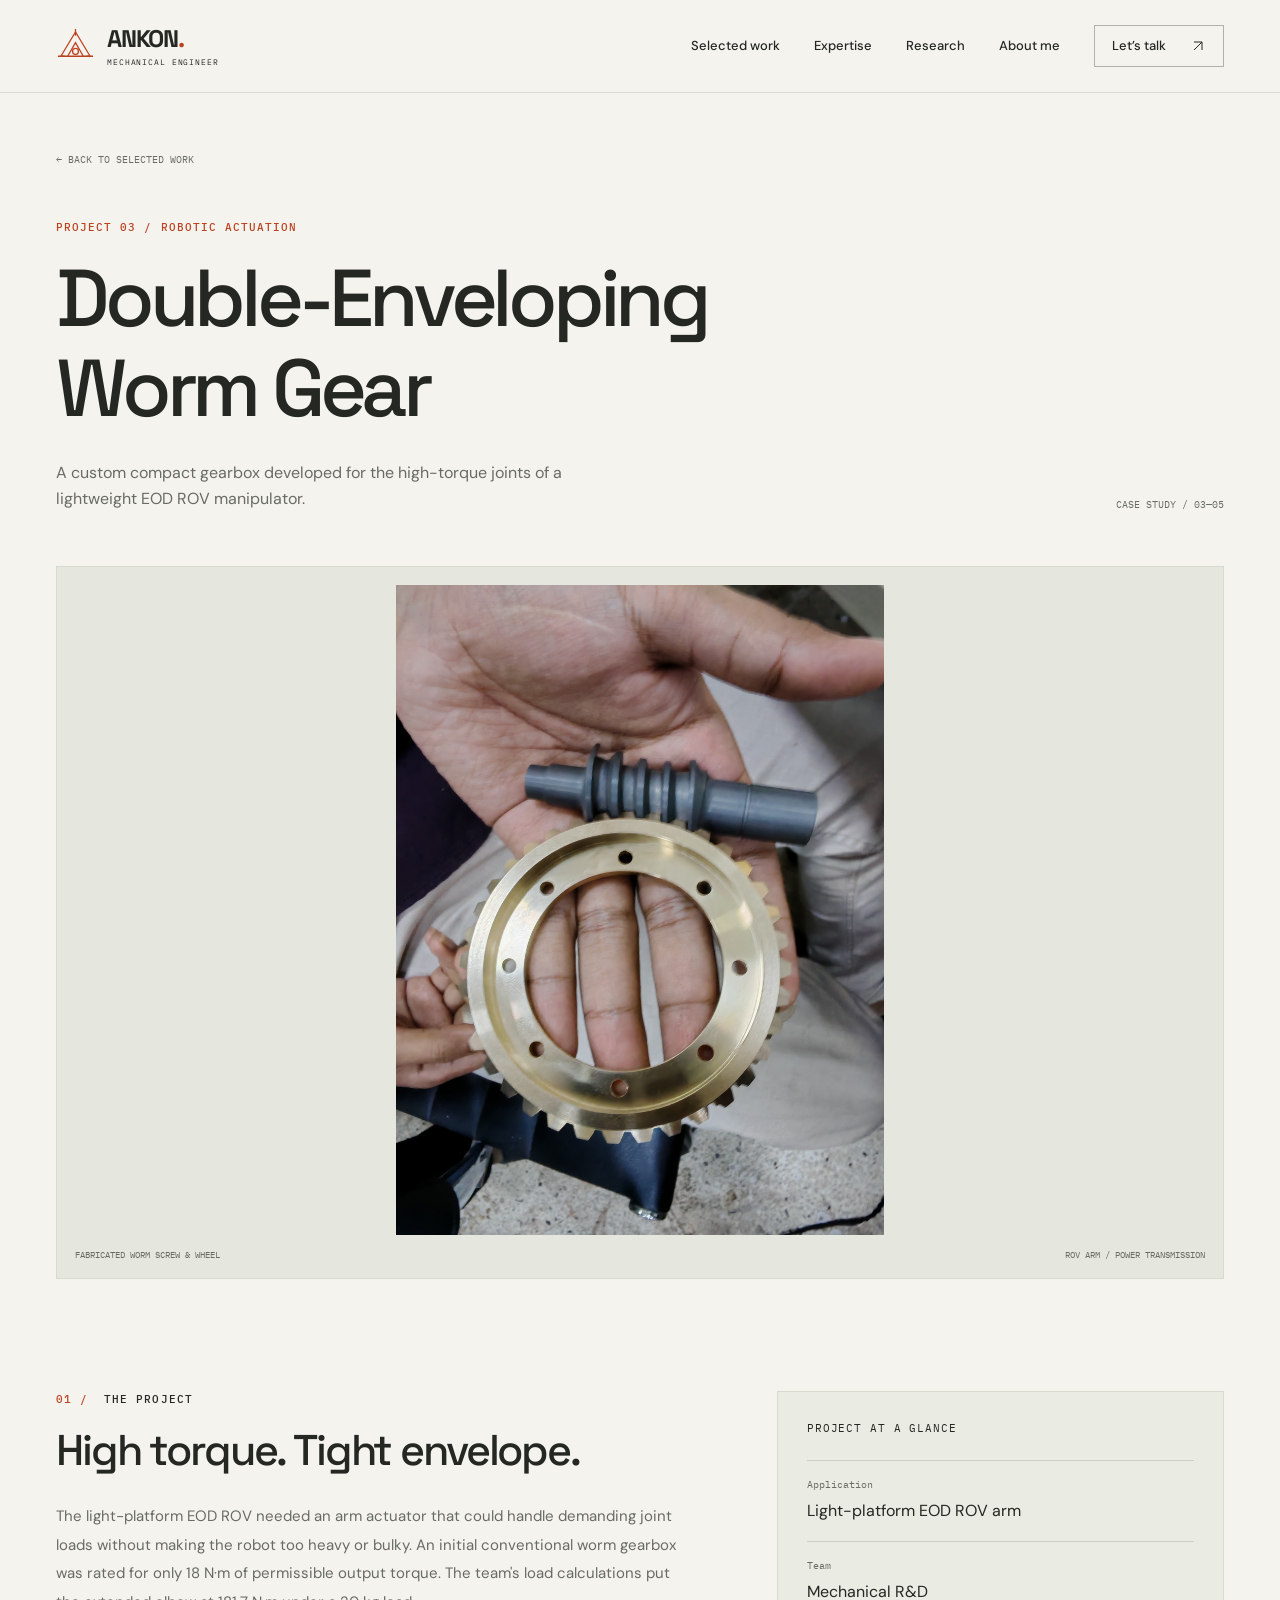
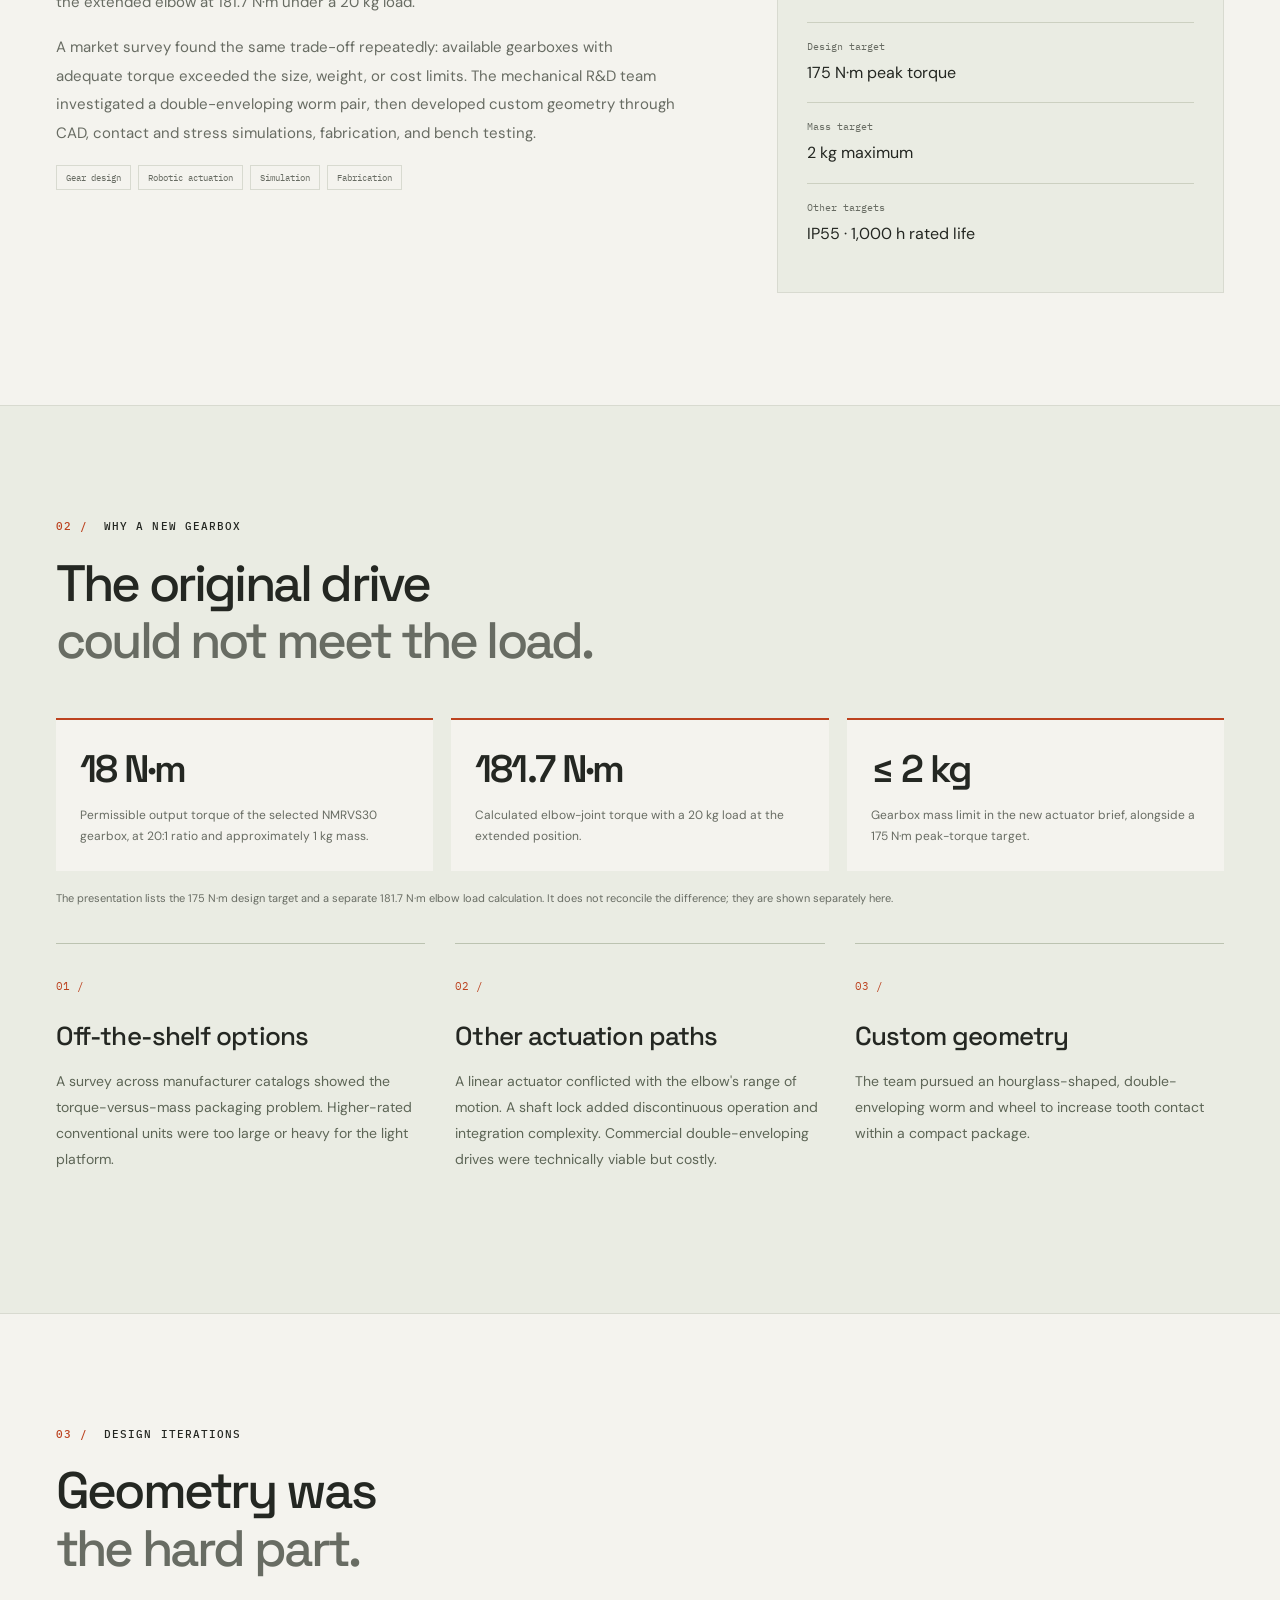
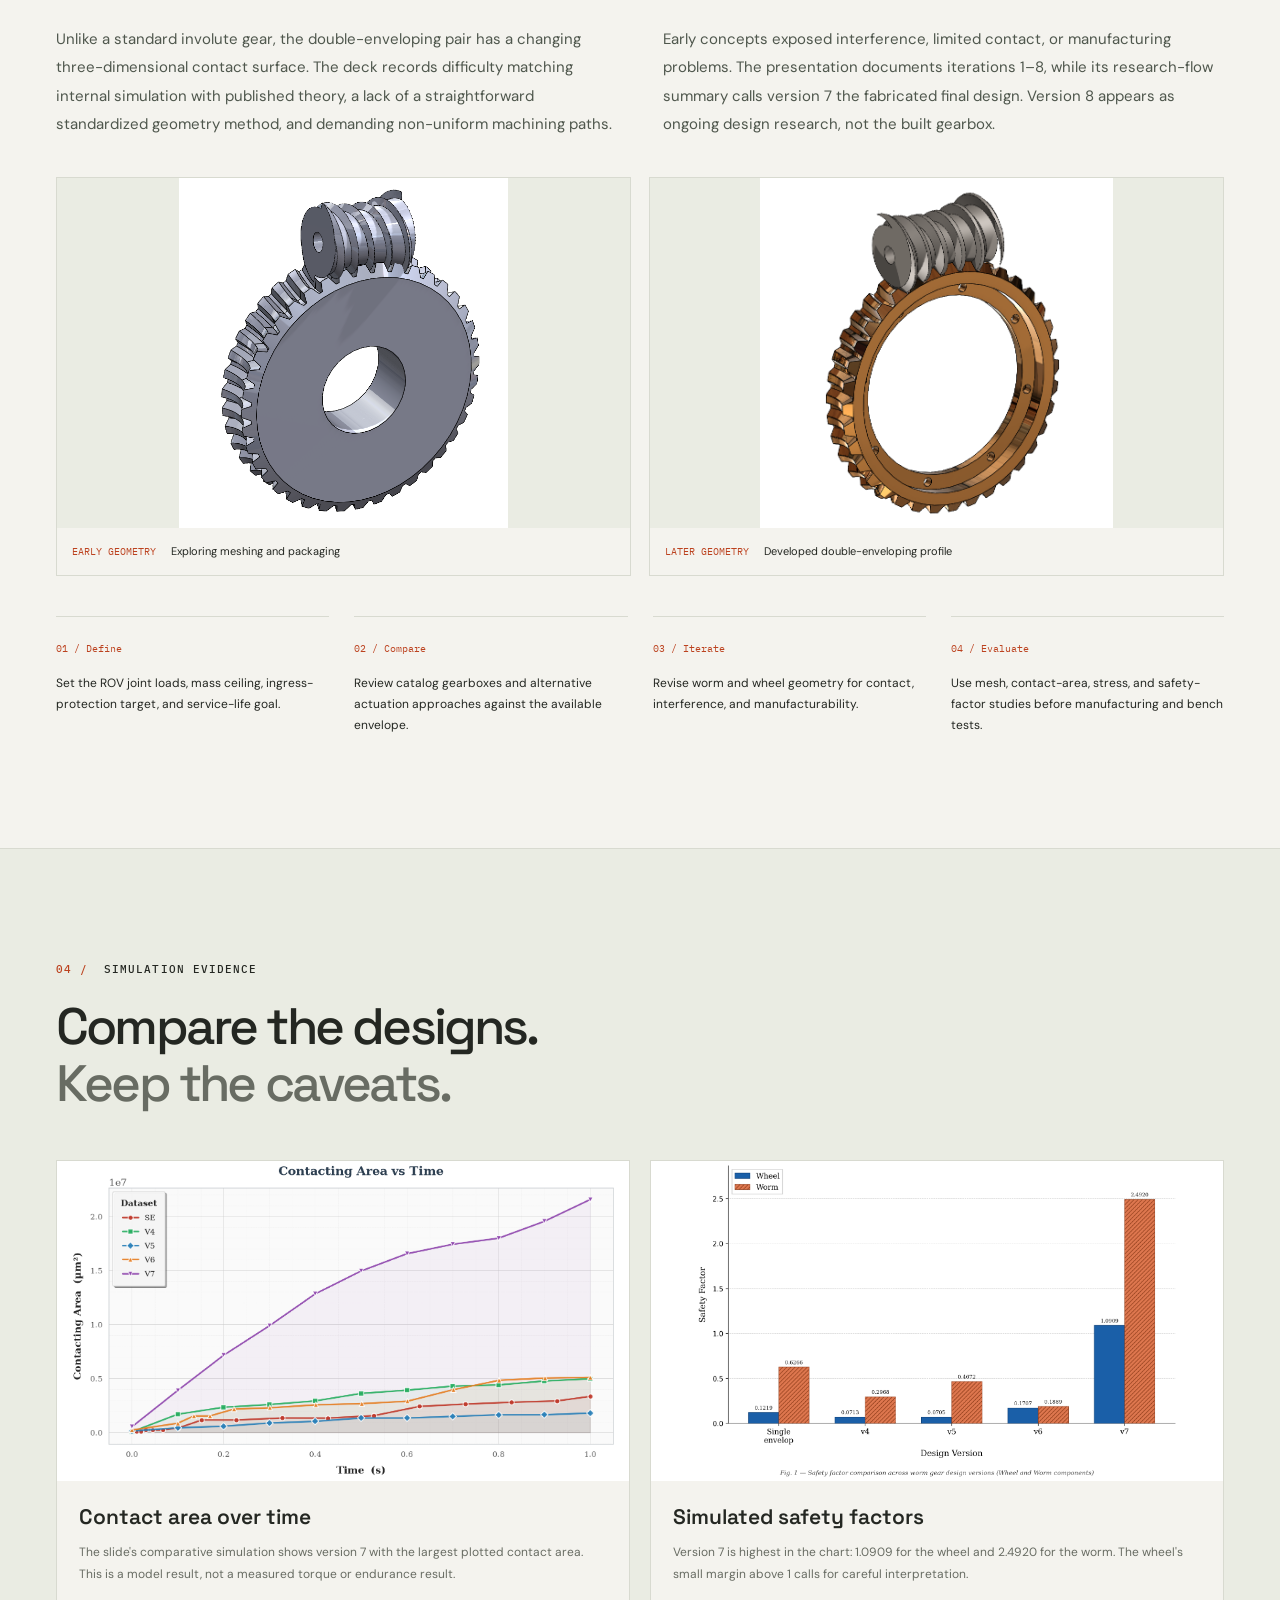
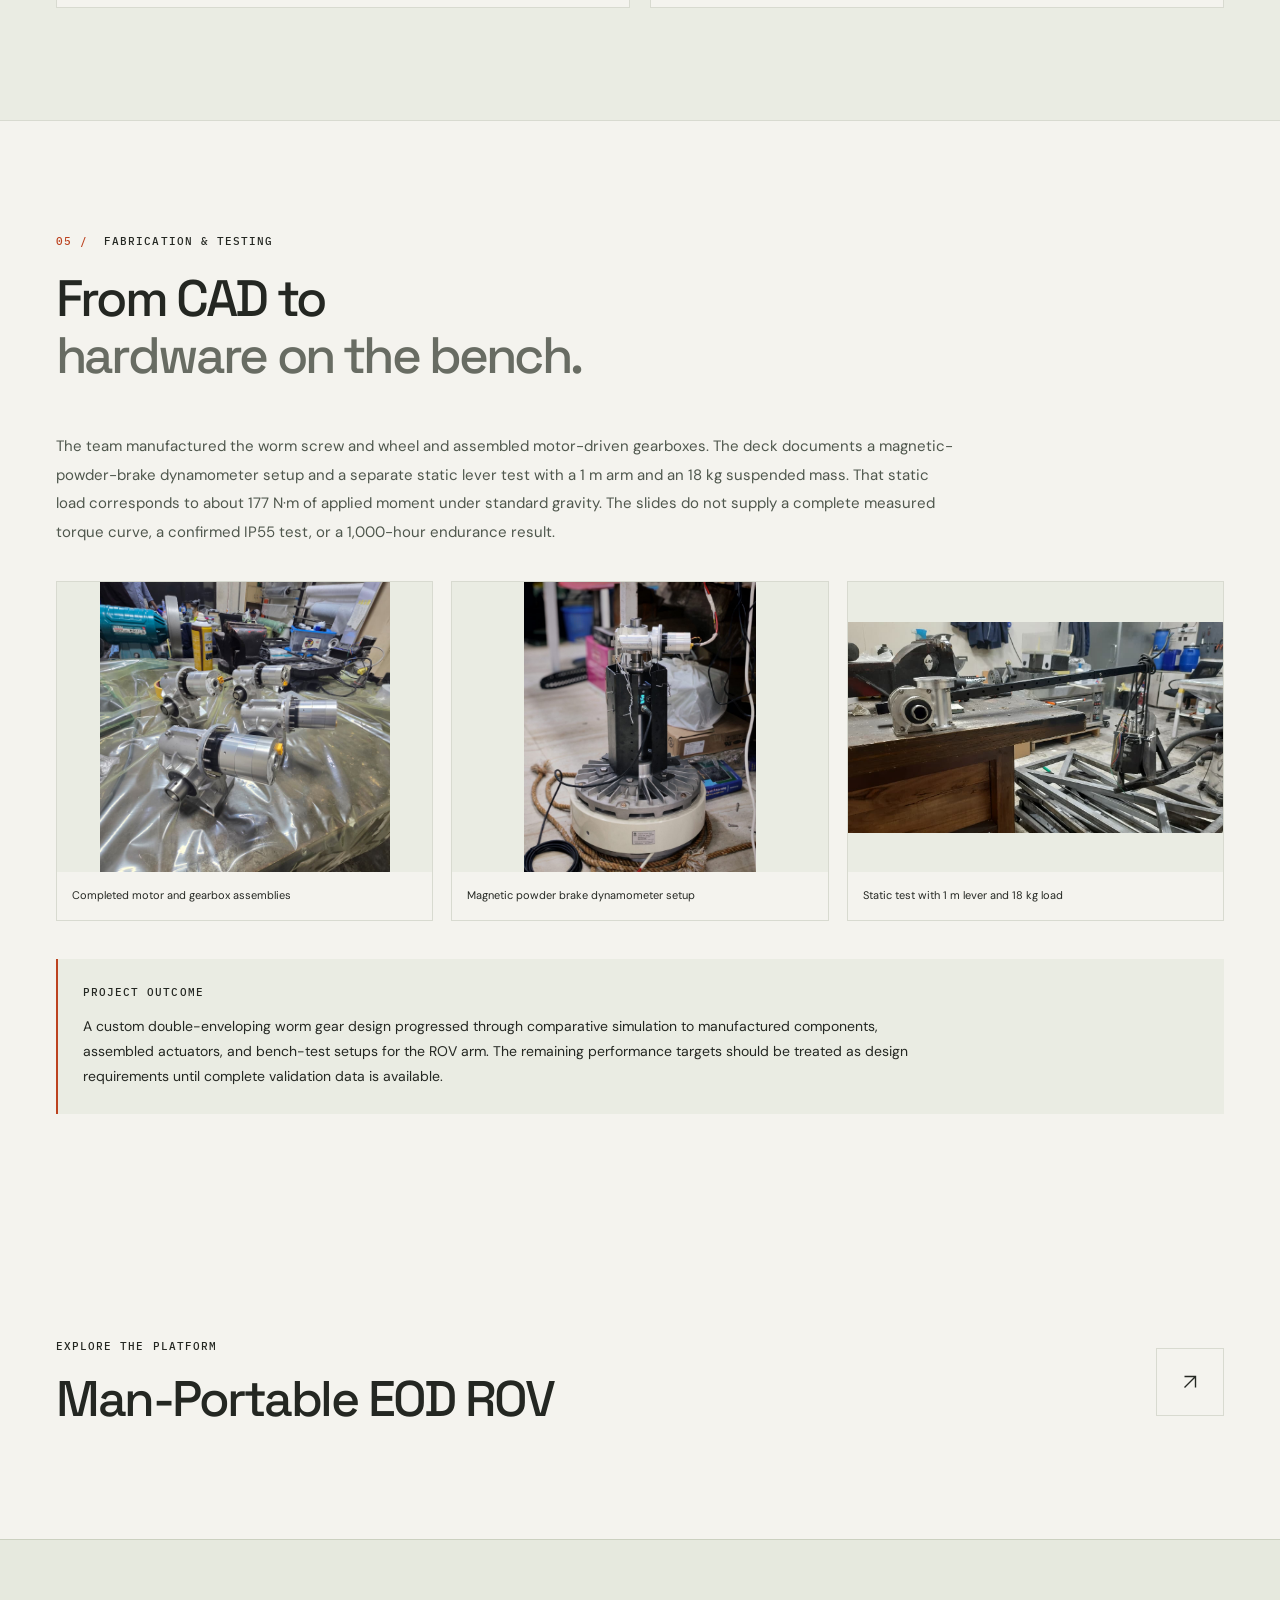
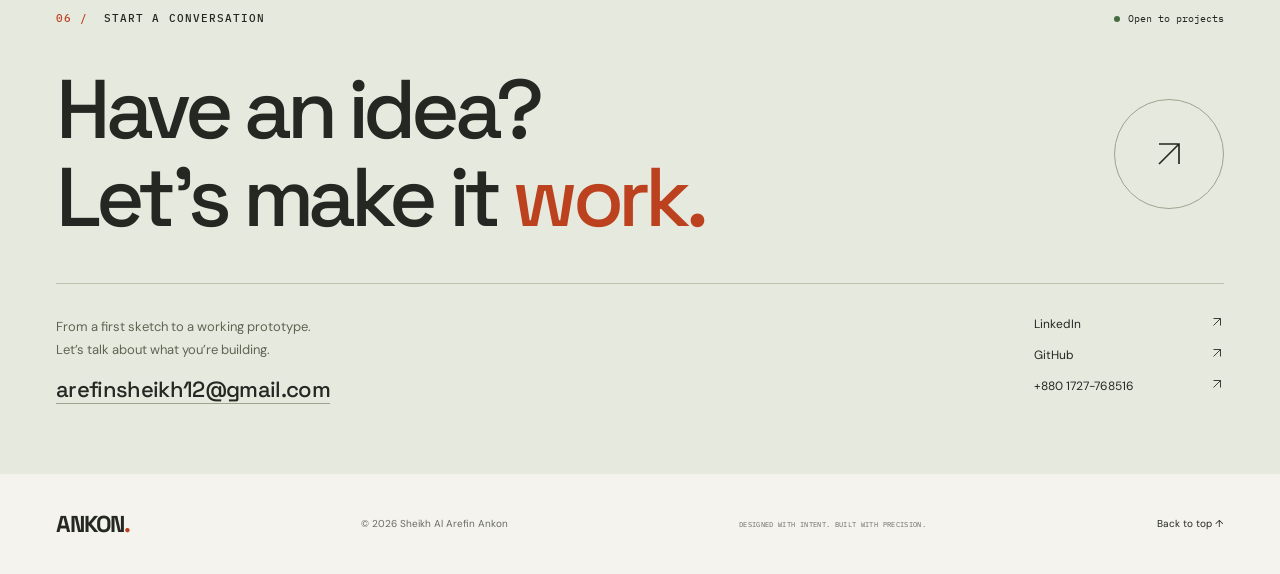
<file: projects/double-enveloping-worm-gear.html>
<!DOCTYPE html>
<html lang="en">
<head>
<meta charset="UTF-8">
<meta name="viewport" content="width=device-width, initial-scale=1">
<meta name="theme-color" content="#f4f3ee">
<link rel="preconnect" href="https://fonts.googleapis.com">
<link rel="preconnect" href="https://fonts.gstatic.com" crossorigin>
<link href="https://fonts.googleapis.com/css2?family=DM+Sans:wght@400;450;500;550;600;650;700&family=IBM+Plex+Mono:wght@400;500&family=Space+Grotesk:wght@400;500;600;700&display=swap" rel="stylesheet">
<title>Double-Enveloping Worm Gear — Ankon | Mechanical Engineering</title>
<meta name="description" content="A compact high-torque worm gearbox developed for a lightweight EOD ROV arm, from failed off-the-shelf drive to custom geometry, simulation, fabrication, and testing.">
<meta property="og:type" content="article">
<meta property="og:title" content="Double-Enveloping Worm Gear — Ankon">
<meta property="og:description" content="A custom high-torque actuator for the lightweight EOD ROV arm.">
<meta property="og:image" content="https://arefinsheikh123.github.io/My-Portfolio/images/gearbox/worm-and-wheel.jpeg">
<link rel="icon" href="../images/favicon.svg" type="image/svg+xml">
<link rel="stylesheet" href="../css/styles.css?v=7">
<script src="../js/script.js?v=2" defer></script>
</head>
<body id="top">
<a class="skip-link" href="#main">Skip to content</a>
<header class="site-header" id="navbar"><nav class="shell nav" aria-label="Main navigation">
  <a class="brand" href="../index.html#top" aria-label="Ankon — home"><svg viewBox="0 0 40 40" fill="none" aria-hidden="true"><path d="M5 30 20 5l15 25H5Z"/><path d="M12 30 20 16l8 14M20 2v7M2 30h7M31 30h7"/><circle cx="20" cy="25" r="3"/></svg><span>ANKON<span class="brand-dot">.</span><small>MECHANICAL ENGINEER</small></span></a>
  <div class="nav-links" id="navigation"><a class="nav-link" href="../index.html#projects">Selected work</a><a class="nav-link" href="../index.html#services">Expertise</a><a class="nav-link" href="../index.html#research">Research</a><a class="nav-link" href="../index.html#about">About me</a><a class="nav-contact" href="../index.html#contact">Let’s talk <svg viewBox="0 0 24 24" fill="none" aria-hidden="true"><path d="M6 18 18 6M6 6h12v12"/></svg></a></div>
  <button class="menu-toggle" type="button" aria-label="Open navigation" aria-expanded="false" aria-controls="navigation"><span></span><span></span></button>
</nav></header>
<main id="main">
  <section class="shell case-hero"><a class="breadcrumb" href="../index.html#projects">← BACK TO SELECTED WORK</a><p class="eyebrow">PROJECT 03 / ROBOTIC ACTUATION</p><h1>Double-Enveloping<br>Worm Gear</h1><div class="case-intro"><p>A custom compact gearbox developed for the high-torque joints of a lightweight EOD ROV manipulator.</p><span class="case-index">CASE STUDY / 03—05</span></div></section>
  <figure class="shell case-image"><img src="../images/gearbox/worm-and-wheel.jpeg" alt="Manufactured worm screw and bronze wheel held together after fabrication" width="1920" height="2560" fetchpriority="high"><figcaption><span>FABRICATED WORM SCREW &amp; WHEEL</span><span>ROV ARM / POWER TRANSMISSION</span></figcaption></figure>
  <section class="section shell case-overview"><div class="case-body reveal"><p class="eyebrow"><span class="section-no">01 /</span> THE PROJECT</p><h2>High torque. Tight envelope.</h2><p>The light-platform EOD ROV needed an arm actuator that could handle demanding joint loads without making the robot too heavy or bulky. An initial conventional worm gearbox was rated for only 18 N·m of permissible output torque. The team's load calculations put the extended elbow at 181.7 N·m under a 20 kg load.</p><p>A market survey found the same trade-off repeatedly: available gearboxes with adequate torque exceeded the size, weight, or cost limits. The mechanical R&amp;D team investigated a double-enveloping worm pair, then developed custom geometry through CAD, contact and stress simulations, fabrication, and bench testing.</p><div class="tags"><span>Gear design</span><span>Robotic actuation</span><span>Simulation</span><span>Fabrication</span></div></div><aside class="spec-panel reveal" aria-label="Project brief"><h3>PROJECT AT A GLANCE</h3><dl><div><dt>Application</dt><dd>Light-platform EOD ROV arm</dd></div><div><dt>Team</dt><dd>Mechanical R&amp;D</dd></div><div><dt>Design target</dt><dd>175 N·m peak torque</dd></div><div><dt>Mass target</dt><dd>2 kg maximum</dd></div><div><dt>Other targets</dt><dd>IP55 · 1,000 h rated life</dd></div></dl></aside></section>
  <section class="section process-section"><div class="shell"><div class="section-heading reveal"><div><p class="eyebrow"><span class="section-no">02 /</span> WHY A NEW GEARBOX</p><h2>The original drive<br><span class="muted">could not meet the load.</span></h2></div></div><div class="gearbox-load-grid"><div><span>18 N·m</span><p>Permissible output torque of the selected NMRVS30 gearbox, at 20:1 ratio and approximately 1 kg mass.</p></div><div><span>181.7 N·m</span><p>Calculated elbow-joint torque with a 20 kg load at the extended position.</p></div><div><span>≤ 2 kg</span><p>Gearbox mass limit in the new actuator brief, alongside a 175 N·m peak-torque target.</p></div></div><p class="gearbox-note">The presentation lists the 175 N·m design target and a separate 181.7 N·m elbow load calculation. It does not reconcile the difference; they are shown separately here.</p><div class="case-highlight-grid"><article><span>01 /</span><h3>Off-the-shelf options</h3><p>A survey across manufacturer catalogs showed the torque-versus-mass packaging problem. Higher-rated conventional units were too large or heavy for the light platform.</p></article><article><span>02 /</span><h3>Other actuation paths</h3><p>A linear actuator conflicted with the elbow's range of motion. A shaft lock added discontinuous operation and integration complexity. Commercial double-enveloping drives were technically viable but costly.</p></article><article><span>03 /</span><h3>Custom geometry</h3><p>The team pursued an hourglass-shaped, double-enveloping worm and wheel to increase tooth contact within a compact package.</p></article></div></div></section>
  <section class="section shell gearbox-iterations"><div class="section-heading reveal"><div><p class="eyebrow"><span class="section-no">03 /</span> DESIGN ITERATIONS</p><h2>Geometry was<br><span class="muted">the hard part.</span></h2></div></div><div class="gearbox-text-grid"><p>Unlike a standard involute gear, the double-enveloping pair has a changing three-dimensional contact surface. The deck records difficulty matching internal simulation with published theory, a lack of a straightforward standardized geometry method, and demanding non-uniform machining paths.</p><p>Early concepts exposed interference, limited contact, or manufacturing problems. The presentation documents iterations 1–8, while its research-flow summary calls version 7 the fabricated final design. Version 8 appears as ongoing design research, not the built gearbox.</p></div><div class="gearbox-media-pair"><figure><img src="../images/gearbox/early-cad.png" alt="Early CAD iteration of worm and wheel geometry" loading="lazy"><figcaption><span>EARLY GEOMETRY</span> Exploring meshing and packaging</figcaption></figure><figure><img src="../images/gearbox/later-cad.png" alt="Later CAD iteration of double-enveloping worm and wheel" loading="lazy"><figcaption><span>LATER GEOMETRY</span> Developed double-enveloping profile</figcaption></figure></div><div class="gearbox-stage-list"><div><strong>01 / Define</strong><p>Set the ROV joint loads, mass ceiling, ingress-protection target, and service-life goal.</p></div><div><strong>02 / Compare</strong><p>Review catalog gearboxes and alternative actuation approaches against the available envelope.</p></div><div><strong>03 / Iterate</strong><p>Revise worm and wheel geometry for contact, interference, and manufacturability.</p></div><div><strong>04 / Evaluate</strong><p>Use mesh, contact-area, stress, and safety-factor studies before manufacturing and bench tests.</p></div></div></section>
  <section class="section gearbox-evidence"><div class="shell"><div class="section-heading reveal"><div><p class="eyebrow"><span class="section-no">04 /</span> SIMULATION EVIDENCE</p><h2>Compare the designs.<br><span class="muted">Keep the caveats.</span></h2></div></div><div class="gearbox-chart-grid"><figure><a href="../images/gearbox/contact-area-comparison.png" target="_blank" rel="noopener"><img src="../images/gearbox/contact-area-comparison.png" alt="Contacting area over one second for single-enveloping and versions 4 through 7, with version 7 highest in the plotted simulation" loading="lazy"></a><figcaption><strong>Contact area over time</strong><p>The slide's comparative simulation shows version 7 with the largest plotted contact area. This is a model result, not a measured torque or endurance result.</p></figcaption></figure><figure><a href="../images/gearbox/safety-factor-comparison.png" target="_blank" rel="noopener"><img src="../images/gearbox/safety-factor-comparison.png" alt="Simulated safety factors for worm and wheel across the single-enveloping baseline and versions 4 through 7" loading="lazy"></a><figcaption><strong>Simulated safety factors</strong><p>Version 7 is highest in the chart: 1.0909 for the wheel and 2.4920 for the worm. The wheel's small margin above 1 calls for careful interpretation.</p></figcaption></figure></div></div></section>
  <section class="section shell gearbox-build"><div class="section-heading reveal"><div><p class="eyebrow"><span class="section-no">05 /</span> FABRICATION &amp; TESTING</p><h2>From CAD to<br><span class="muted">hardware on the bench.</span></h2></div></div><p class="gearbox-build-lead">The team manufactured the worm screw and wheel and assembled motor-driven gearboxes. The deck documents a magnetic-powder-brake dynamometer setup and a separate static lever test with a 1 m arm and an 18 kg suspended mass. That static load corresponds to about 177 N·m of applied moment under standard gravity. The slides do not supply a complete measured torque curve, a confirmed IP55 test, or a 1,000-hour endurance result.</p><div class="gearbox-photo-grid"><figure><img src="../images/gearbox/actuator-assemblies.jpeg" alt="Several completed gearbox and motor assemblies on a workbench" loading="lazy"><figcaption>Completed motor and gearbox assemblies</figcaption></figure><figure><img src="../images/gearbox/dynamometer-test.jpeg" alt="Gearbox mounted on a magnetic powder brake dynamometer test rig" loading="lazy"><figcaption>Magnetic powder brake dynamometer setup</figcaption></figure><figure><img src="../images/gearbox/static-load-test.jpeg" alt="Gearbox with a long lever arm for the static suspended-mass test" loading="lazy"><figcaption>Static test with 1 m lever and 18 kg load</figcaption></figure></div><div class="gearbox-outcome"><span class="eyebrow">PROJECT OUTCOME</span><p>A custom double-enveloping worm gear design progressed through comparative simulation to manufactured components, assembled actuators, and bench-test setups for the ROV arm. The remaining performance targets should be treated as design requirements until complete validation data is available.</p></div></section>
  <section class="section shell next-project"><div><p class="eyebrow">EXPLORE THE PLATFORM</p><h2><a href="eod-rov.html">Man-Portable EOD ROV</a></h2></div><a href="eod-rov.html" aria-label="Explore the EOD ROV project"><svg viewBox="0 0 24 24" fill="none" aria-hidden="true"><path d="M6 18 18 6M6 6h12v12"/></svg></a></section>
  <section class="contact-section" id="contact" aria-labelledby="contact-title"><div class="shell"><div class="contact-top"><p class="eyebrow"><span class="section-no">06 /</span> START A CONVERSATION</p><span class="availability"><i></i> Open to projects</span></div><div class="contact-heading"><h2 id="contact-title">Have an idea?<br>Let’s make it <em>work.</em></h2><a class="contact-circle" href="mailto:arefinsheikh12@gmail.com" aria-label="Email Ankon"><svg viewBox="0 0 24 24" fill="none" aria-hidden="true"><path d="M6 18 18 6M6 6h12v12"/></svg></a></div><div class="contact-bottom"><div><p>From a first sketch to a working prototype.<br>Let’s talk about what you’re building.</p><a class="email-link" href="mailto:arefinsheikh12@gmail.com">arefinsheikh12@gmail.com</a></div><div class="contact-links"><a href="https://www.linkedin.com/in/sheikh-al-arefin-ankon-43807a39b" target="_blank" rel="noopener noreferrer">LinkedIn <svg viewBox="0 0 24 24" fill="none" aria-hidden="true"><path d="M6 18 18 6M6 6h12v12"/></svg></a><a href="https://github.com/ArefinSheikh123" target="_blank" rel="noopener noreferrer">GitHub <svg viewBox="0 0 24 24" fill="none" aria-hidden="true"><path d="M6 18 18 6M6 6h12v12"/></svg></a><a href="tel:+8801727768516">+880 1727-768516 <svg viewBox="0 0 24 24" fill="none" aria-hidden="true"><path d="M6 18 18 6M6 6h12v12"/></svg></a></div></div></div></section>
</main>
<footer class="site-footer"><div class="shell footer-inner"><a class="footer-name" href="../index.html#top">ANKON<span class="brand-dot">.</span></a><p>© <span id="year">2026</span> Sheikh Al Arefin Ankon</p><span class="footer-note">DESIGNED WITH INTENT. BUILT WITH PRECISION.</span><a class="back-top" href="#top">Back to top ↑</a></div></footer>
</body>
</html>
</file>
<file: css/styles.css>
/* Ankon — precision, purpose, and a little workshop character. */
:root {
  --paper: #f4f3ee;
  --white: #fffefb;
  --ink: #242722;
  --muted: #686c63;
  --line: #d8dad0;
  --accent: #bc421f;
  --orange: #df542c;
  --dark: #222722;
  --mono: "IBM Plex Mono", Consolas, monospace;
  --display: "Space Grotesk", Arial, sans-serif;
  --body: "DM Sans", Arial, sans-serif;
}
* { box-sizing: border-box; }
html { scroll-behavior: smooth; scroll-padding-top: 105px; }
body { margin: 0; background: var(--paper); color: var(--ink); font-family: var(--body); font-size: 16px; line-height: 1.6; -webkit-font-smoothing: antialiased; }
h1,h2,h3,p,figure { margin: 0; }
h1,h2,h3 { font-family: var(--display); font-weight: 500; line-height: 1.12; }
a { color: inherit; text-decoration: none; }
button { font: inherit; cursor: pointer; }
button,a { -webkit-tap-highlight-color: transparent; }
button { color: inherit; }
img { display: block; width: 100%; height: auto; }
svg { display: block; width: 22px; height: 22px; stroke: currentColor; stroke-width: 1.5; }
button:focus-visible,a:focus-visible { outline: 3px solid var(--accent); outline-offset: 6px; }
::selection { background: #e7bda4; color: var(--ink); }
[hidden] { display: none !important; }
html:not(.js) .filters { display: none; }
html:not(.js) .menu-toggle { display: none; }
.shell { width: min(1280px, calc(100% - 112px)); margin-inline: auto; }
.section { padding-block: 112px; }
.eyebrow { font-family: var(--mono); font-size: 11px; line-height: 1.6; font-weight: 500; letter-spacing: .095em; display: flex; align-items: center; gap: 12px; }
.section-no { color: var(--accent); margin-right: 4px; }
.orange-dot { width: 7px; height: 7px; background: var(--orange); display: inline-block; flex-shrink: 0; }
.muted { color: var(--muted); }
.skip-link { position: fixed; z-index: 100; background: var(--ink); color: #fff; padding: 14px 24px; left: 20px; top: -100px; }
.skip-link:focus { top: 10px; }
.site-header { position: sticky; top: 0; z-index: 50; background: rgba(244,243,238,.95); border-bottom: 1px solid var(--line); backdrop-filter: blur(16px); }
.nav { height: 92px; display: flex; align-items: center; justify-content: space-between; gap: 30px; }
.brand { display: flex; align-items: center; gap: 12px; }
.brand > svg { width: 39px; height: 39px; stroke-width: 1.3; color: var(--accent); }
.brand > span { font-family: var(--display); font-size: 24px; font-weight: 700; line-height: 1; letter-spacing: -.05em; }
.brand-dot { color: var(--accent); }
.brand small { display: block; font-family: var(--mono); letter-spacing: .11em; font-size: 8px; font-weight: 400; margin-top: 7px; }
.nav-links { display: flex; align-items: center; gap: 34px; font-size: 13px; font-weight: 500; }
.nav-link { padding-block: 10px; position: relative; }
.nav-link::after { content: ""; height: 1px; position: absolute; left: 0; right: 100%; bottom: 4px; background: var(--accent); transition: right .2s; }
.nav-link:hover::after,.nav-link.active::after { right: 0; }
.nav-contact { display: flex; align-items: center; gap: 24px; border: 1px solid #afb2a6; padding: 10px 17px; transition: background .2s, color .2s; }
.nav-contact:hover { background: var(--ink); color: var(--paper); }
.nav-contact svg { width: 16px; height: 16px; }
.menu-toggle { display: none; }
.hero { display: grid; grid-template-columns: 1.08fr 1fr; align-items: center; gap: 55px; padding-block: 79px 76px; }
.hero h1 { font-size: clamp(66px, 6.4vw, 92px); line-height: .99; letter-spacing: -.075em; margin-top: 29px; }
.hero h1 em { color: var(--accent); font-style: normal; }
.hero-intro { color: var(--muted); font-size: 15px; max-width: 400px; margin-top: 29px; line-height: 1.75; }
.hero-intro strong { font-weight: 550; color: var(--ink); }
.hero-actions { display: flex; gap: 27px; align-items: center; margin-top: 29px; }
.button { display: inline-flex; align-items: center; justify-content: center; gap: 25px; padding: 17px 23px; font-weight: 500; font-size: 13px; border: 1px solid transparent; transition: background .2s, transform .2s; }
.button svg { width: 18px; height: 18px; }
.button-dark { background: var(--ink); color: var(--paper); }
.button-dark:hover { background: var(--accent); transform: translateY(-2px); }
.text-link { display: inline-flex; align-items: center; gap: 9px; font-size: 12px; font-weight: 550; border-bottom: 1px solid #bfc0b4; padding-block: 7px; }
.text-link:hover { color: var(--accent); border-color: var(--accent); }
.text-link svg { width: 14px; height: 14px; }
.hero-location { display: flex; align-items: center; gap: 9px; font: 8px var(--mono); letter-spacing: .03em; margin-top: 46px; color: var(--muted); }
.crosshair { font-size: 22px; line-height: .8; }
.location-line { height: 1px; width: 17px; background: var(--line); margin-inline: 4px; }
.hero-visual { position: relative; border: 1px solid #c7cabd; align-self: center; margin-top: 17px; background: #eeeee6; }
.drawing-top { display: flex; justify-content: space-between; padding: 15px 18px; border-bottom: 1px solid #c7cabd; font: 8px var(--mono); letter-spacing: .08em; }
.drawing-field { position: relative; height: 423px; overflow: hidden; background-image: linear-gradient(#c3c9b62e 1px,transparent 1px),linear-gradient(90deg,#c3c9b62e 1px,transparent 1px); background-size: 22px 22px; }
.drawing-orbit { position: absolute; width: 340px; height: 340px; border-radius: 50%; border: 1px solid #bcc0ae; left: 50%; top: 43%; transform: translate(-50%,-50%); }
.drawing-orbit::before { content: ""; position: absolute; inset: 22px; border: 1px dashed #bcc0ae; border-radius: 50%; }
.drawing-orbit::after { content: ""; position: absolute; width: 1px; height: 390px; left: 50%; top: -25px; background: #bcc0ae; }
.dimension-top { position: absolute; left: 28px; right: 28px; top: 20px; text-align: center; font: 7px var(--mono); letter-spacing: .075em; border-top: 1px solid #bcc0ae; padding-top: 8px; color: #646b5a; }
.dimension-top::before,.dimension-top::after { content: ""; position: absolute; height: 9px; width: 1px; background: #bcc0ae; top: -5px; }
.dimension-top::before { left: 0; }.dimension-top::after { right: 0; }
.hero-photo { position: absolute; top: 59px; left: 24px; right: 24px; transform: rotate(-4deg); box-shadow: 0 12px 25px #22272226; border: 5px solid var(--paper); overflow: hidden; }
.hero-photo img { height: 282px; object-fit: cover; transition: transform .6s; }
.hero-photo:hover img { transform: scale(1.04); }
.drawing-callout { position: absolute; bottom: 38px; right: 18px; display: flex; align-items: center; gap: 10px; background: var(--paper); padding: 13px 16px; border: 1px solid #c7cabd; box-shadow: 0 4px 15px #24272208; font: 8px/1.8 var(--mono); }
.callout-number { width: 26px; height: 26px; border: 1px solid var(--accent); border-radius: 50%; color: var(--accent); display: grid; place-items: center; font-size: 10px; }
.drawing-callout b { font: 11px var(--body); }
.drawing-axis { position: absolute; width: 35px; height: 35px; bottom: 42px; left: 31px; border-bottom: 1px solid #828b70; border-left: 1px solid #828b70; transform: skewY(-14deg); }
.drawing-axis::before { content: ""; position: absolute; width: 33px; left: -18px; bottom: -11px; transform: rotate(-40deg); height: 1px; background: #828b70; }
.drawing-axis span { position: absolute; font: 7px var(--mono); color: #67705a; }
.drawing-axis span:nth-child(1) { top: -10px; left: -2px; }.drawing-axis span:nth-child(2) { bottom: -3px; right: -8px; }.drawing-axis span:nth-child(3) { bottom: -26px; left: -20px; }
.drawing-caption { position: absolute; bottom: 12px; right: 18px; font: 7px var(--mono); letter-spacing: .1em; color: var(--muted); }
.drawing-bottom { display: flex; align-items: center; justify-content: space-between; background: var(--dark); color: var(--paper); padding: 20px 23px; }
.drawing-bottom small { display: block; color: #bec4b5; font: 8px var(--mono); letter-spacing: .13em; margin-bottom: 7px; }
.drawing-bottom strong { font-family: var(--display); font-size: 17px; font-weight: 500; }
.round-arrow { width: 37px; height: 37px; border: 1px solid #697060; border-radius: 50%; display: grid; place-items: center; transition: background .2s; }
.round-arrow svg { width: 15px; height: 15px; }
.drawing-bottom:hover .round-arrow { background: var(--accent); }
.corner { position: absolute; width: 11px; height: 11px; border-color: var(--accent); border-style: solid; pointer-events: none; }
.corner-tl { top: -5px; left: -5px; border-width: 1px 0 0 1px; }.corner-br { bottom: -5px; right: -5px; border-width: 0 1px 1px 0; }
.proof-strip { border-block: 1px solid var(--line); }
.proof-inner { display: grid; grid-template-columns: .65fr 1.2fr 1fr 1.5fr; padding-block: 31px; align-items: center; }
.proof-inner > div { border-left: 1px solid var(--line); padding-left: 32px; }
.proof-label { font: 10px/1.8 var(--mono); color: var(--muted); letter-spacing: .08em; }
.proof-inner strong { font: 500 24px var(--display); letter-spacing: -.04em; display: block; }
.proof-inner strong small { font-size: 15px; }
.proof-inner > div > span { display: block; font-size: 10px; color: var(--muted); margin-top: 5px; }
.proof-arrow { color: var(--accent); }
.section-heading { display: flex; align-items: flex-end; justify-content: space-between; gap: 36px; margin-bottom: 48px; }
.section-heading h2,.about-copy h2 { font-size: clamp(36px,4vw,53px); letter-spacing: -.055em; margin-top: 19px; }
.section-heading > p { font-size: 13px; color: var(--muted); line-height: 1.8; padding-bottom: 4px; }
.project-toolbar { display: flex; align-items: center; justify-content: space-between; margin-bottom: 31px; padding-bottom: 19px; border-bottom: 1px solid var(--line); gap: 20px; }
.filters { display: flex; gap: 8px; }
.filter { padding: 8px 15px; background: transparent; border: 1px solid transparent; font-size: 12px; }
.filter.active { background: var(--ink); color: var(--paper); }
.filter:hover:not(.active) { border-color: var(--line); }
.filter span { margin-left: 9px; font: 9px var(--mono); opacity: .7; }
.project-count { font: 9px var(--mono); color: var(--muted); letter-spacing: .06em; }
.work-grid { display: grid; grid-template-columns: 1fr 1fr; gap: 54px 28px; }
.work-card { min-width: 0; }
.work-image { position: relative; aspect-ratio: 1.49; display: block; overflow: hidden; background: #e5e7de; }
.work-image > img { height: 100%; object-fit: cover; transition: transform .55s, filter .55s; }
.work-card:hover .work-image > img { transform: scale(1.045); }
.image-index { position: absolute; top: 18px; left: 18px; font: 8px var(--mono); letter-spacing: .08em; background: var(--paper); padding: 8px 10px; }
.image-arrow { position: absolute; right: 18px; bottom: 18px; width: 40px; height: 40px; display: grid; place-items: center; background: var(--paper); transition: background .2s,color .2s; }
.image-arrow svg { width: 17px; height: 17px; }
.work-card:hover .image-arrow { background: var(--accent); color: #fff; }
.image-award { position: absolute; left: 18px; bottom: 20px; font: 9px var(--mono); background: var(--paper); padding: 8px 10px; }
.work-meta { display: flex; justify-content: space-between; font: 9px var(--mono); color: var(--muted); letter-spacing: .065em; margin-top: 21px; gap: 15px; }
.work-card h3 { font-size: 26px; letter-spacing: -.045em; margin-top: 11px; }
.work-card h3 a:hover { color: var(--accent); }
.work-card > p { font-size: 13px; color: var(--muted); max-width: 470px; margin-top: 12px; line-height: 1.8; }
.tags { display: flex; flex-wrap: wrap; gap: 7px; margin-top: 18px; }
.tags span { font: 9px var(--mono); border: 1px solid var(--line); padding: 6px 9px; color: var(--muted); }
.expertise-section { background: var(--dark); color: var(--paper); }
.expertise-section .muted { color: #a5ae9d; }
.expertise-section .section-no { color: #f7845f; }
.expertise-section .section-heading > p { color: #b8c0b1; }
.expertise-grid { display: grid; grid-template-columns: repeat(3,1fr); border-block: 1px solid #505747; }
.expertise-card { padding: 37px 33px 38px; border-right: 1px solid #505747; }
.expertise-card:first-child { padding-left: 0; }.expertise-card:last-child { border-right: 0; padding-right: 0; }
.expertise-top { display: flex; align-items: flex-start; justify-content: space-between; margin-bottom: 35px; }
.expertise-top svg { width: 57px; height: 57px; stroke: #c6ccbc; stroke-width: 1; }
.expertise-top > span { font: 10px var(--mono); color: #a0aa95; }
.expertise-card h3 { font-size: 29px; letter-spacing: -.035em; }
.expertise-card p { font-size: 13px; color: #b8c0b1; margin-top: 18px; max-width: 290px; line-height: 1.85; }
.expertise-card ul { padding: 0; list-style: none; margin: 25px 0 0; font: 10px/2.4 var(--mono); color: #d1d5c9; }
.expertise-card li::before { content: "+"; color: #f7845f; margin-right: 10px; }
.tool-strip { display: flex; align-items: center; justify-content: space-between; gap: 25px; padding-top: 37px; }
.tool-strip > span { font: 9px var(--mono); color: #b8c0b1; letter-spacing: .09em; }
.tool-strip strong { font: 500 17px var(--display); color: #c9cfbf; }
.about-section { display: grid; grid-template-columns: .85fr 1fr; gap: 100px; align-items: center; }
.portrait-wrap { position: relative; padding: 17px 17px 0; border: 1px solid var(--line); }
.portrait-image { overflow: hidden; }
.portrait-image img { aspect-ratio: .82; object-fit: cover; filter: saturate(.58); }
.portrait-mark { position: absolute; bottom: 26px; right: 29px; color: var(--paper); font: 500 110px var(--display); line-height: 1; letter-spacing: -.08em; }
.portrait-caption { display: flex; justify-content: space-between; gap: 10px; font: 7px var(--mono); color: var(--muted); padding-block: 17px; }
.about-copy h2 { font-size: clamp(34px,3.5vw,46px); }
.about-lead { font-size: 16px; line-height: 1.75; margin-top: 26px; }
.about-copy > p:not(.eyebrow):not(.about-lead) { font-size: 13px; line-height: 1.9; color: var(--muted); margin-top: 15px; }
.timeline { margin-top: 25px; border-top: 1px solid var(--line); }
.timeline > div { display: grid; grid-template-columns: 85px 1fr; gap: 16px; padding-block: 15px; border-bottom: 1px solid var(--line); }
.timeline > div > span { font: 9px var(--mono); padding-top: 5px; color: var(--accent); }
.timeline strong { font-weight: 550; font-size: 12px; display: block; }
.timeline small { display: block; font-size: 11px; color: var(--muted); margin-top: 3px; }
.about-copy > .text-link { margin-top: 20px; }
.research-section { background: #e9ece3; border-block: 1px solid var(--line); }
.research-grid { display: grid; grid-template-columns: repeat(3, minmax(0, 1fr)); gap: 20px; }
.research-card { min-width: 0; background: var(--paper); border: 1px solid #cdd2c5; display: flex; flex-direction: column; transition: border-color .2s, transform .2s; }
.research-card:hover { border-color: var(--accent); transform: translateY(-4px); }
.research-art { position: relative; height: 190px; overflow: hidden; display: grid; place-items: center; border-bottom: 1px solid #cdd2c5; color: #697664; background-color: #e1e7db; background-image: linear-gradient(#aeb9a344 1px, transparent 1px), linear-gradient(90deg, #aeb9a344 1px, transparent 1px); background-size: 20px 20px; }
.research-art::before,.research-art::after { content: ""; position: absolute; pointer-events: none; }
.research-art::before { width: 1px; height: 100%; left: 50%; background: #aeb9a380; }
.research-art::after { height: 1px; width: 100%; top: 50%; background: #aeb9a380; }
.art-coordinate { position: absolute; z-index: 2; right: 13px; bottom: 10px; font: 8px var(--mono); letter-spacing: .06em; background: #e1e7db; padding: 2px 4px; }
.gear-ring { width: 126px; height: 126px; border: 2px solid #6b806d; border-radius: 50%; z-index: 1; box-shadow: 0 0 0 14px #e1e7db, 0 0 0 15px #95a68b; }
.gear-ring::before,.gear-ring::after { content: ""; position: absolute; width: 90px; height: 90px; border: 1px dashed #6b806d; border-radius: 50%; top: 50%; left: 50%; transform: translate(-50%,-50%); }
.gear-ring::after { width: 42px; height: 42px; border-style: solid; }
.gear-core { position: absolute; z-index: 2; width: 12px; height: 12px; border-radius: 50%; background: var(--accent); }
.layer { position: absolute; width: 145px; height: 55px; border: 1px solid #6b806d; transform: skewY(-21deg); background: #b9cab44d; z-index: 1; }
.layer-one { top: 39px; }.layer-two { top: 68px; }.layer-three { top: 97px; }
.research-art-layers .art-coordinate { background: #e1e7db; }
.analysis-beam { z-index: 1; width: 170px; height: 36px; border: 1px solid #6b806d; background: linear-gradient(90deg, transparent 12%, #c17b6044 50%, transparent 88%); transform: translateY(18px); }
.analysis-load { position: absolute; z-index: 2; top: 31px; left: calc(50% - 13px); font: 58px var(--display); color: var(--accent); line-height: 1; }
.analysis-baseline { position: absolute; z-index: 1; width: 210px; border-top: 2px solid #6b806d; top: 130px; }
.research-content { padding: 27px 25px 24px; display: flex; flex-direction: column; flex: 1; }
.research-index { font: 9px var(--mono); color: var(--accent); letter-spacing: .04em; }
.research-content h3 { font-size: 26px; letter-spacing: -.045em; margin-top: 14px; max-width: 280px; }
.research-content > p:not(.research-index) { color: var(--muted); font-size: 13px; line-height: 1.8; margin-top: 15px; }
.research-footer { display: flex; flex-wrap: wrap; align-items: center; justify-content: space-between; gap: 13px; margin-top: auto; padding-top: 28px; }
.research-footer > span { font: 8px var(--mono); color: var(--muted); letter-spacing: .02em; }
.research-footer a { display: inline-flex; align-items: center; gap: 5px; white-space: nowrap; border-bottom: 1px solid #9ea896; padding-bottom: 3px; font-size: 10px; }
.research-footer a:hover { color: var(--accent); border-color: var(--accent); }
.research-footer svg { width: 12px; height: 12px; }
.process-section { background: #eaece3; border-block: 1px solid var(--line); }
.process-grid { display: grid; grid-template-columns: repeat(4,1fr); gap: 35px; }
.process-num { font: 32px var(--display); color: #737b69; padding-bottom: 19px; border-bottom: 1px solid #bcc3b1; display: flex; align-items: center; justify-content: space-between; }
.process-num > span { font: 20px var(--body); color: var(--accent); }
.process-grid h3 { font-size: 23px; margin-top: 23px; letter-spacing: -.03em; }
.process-grid p { font-size: 13px; color: #5d6556; margin-top: 13px; line-height: 1.8; }
.credential-list { border-top: 1px solid var(--line); }
.credential-list article { display: flex; gap: 28px; align-items: center; padding: 29px 3px; border-bottom: 1px solid var(--line); }
.credential-icon { font: 32px var(--display); width: 38px; color: var(--accent); }
.credential-list h3 { font-size: 22px; letter-spacing: -.025em; }
.credential-list p { font-size: 12px; color: var(--muted); margin-top: 8px; }
.credential-label { font: 11px var(--mono); margin-left: auto; padding: 7px 13px; border: 1px solid var(--line); white-space: nowrap; }
.contact-section { background: #e6e9de; padding-block: 70px; border-top: 1px solid #cbd0c0; }
.contact-top { display: flex; align-items: center; justify-content: space-between; gap: 25px; }
.availability { display: flex; gap: 8px; align-items: center; font: 10px var(--mono); }
.availability i { height: 6px; width: 6px; border-radius: 50%; background: #456b3e; }
.contact-heading { display: flex; align-items: center; justify-content: space-between; gap: 30px; padding-block: 39px 42px; border-bottom: 1px solid #bbc2ad; }
.contact-heading h2 { font-size: clamp(48px,6.5vw,86px); letter-spacing: -.065em; line-height: 1.05; }
.contact-heading h2 em { color: var(--accent); font-style: normal; }
.contact-circle { display: grid; place-items: center; height: 110px; width: 110px; flex-shrink: 0; border: 1px solid #9ba58d; border-radius: 50%; transition: background .2s,color .2s, transform .2s; }
.contact-circle svg { width: 40px; height: 40px; stroke-width: 1; }
.contact-circle:hover { background: var(--accent); border-color: var(--accent); color: #fff; transform: rotate(5deg); }
.contact-bottom { display: flex; justify-content: space-between; gap: 30px; padding-top: 31px; }
.contact-bottom p { font-size: 13px; color: #5c6652; line-height: 1.8; }
.email-link { font: 500 22px var(--display); letter-spacing: -.03em; display: inline-block; border-bottom: 1px solid #9ba58d; margin-top: 13px; }
.email-link:hover { color: var(--accent); }
.contact-links { display: flex; flex-direction: column; gap: 12px; min-width: 190px; }
.contact-links a { font-size: 12px; display: flex; justify-content: space-between; gap: 30px; }
.contact-links a:hover { color: var(--accent); }
.contact-links svg { width: 14px; height: 14px; }
.footer-inner { min-height: 100px; display: flex; align-items: center; justify-content: space-between; gap: 25px; }
.footer-name { font: 700 23px var(--display); letter-spacing: -.05em; }
.footer-inner p { font-size: 10px; color: var(--muted); }
.footer-note { font: 7px var(--mono); color: var(--muted); letter-spacing: .05em; }
.back-top { font-size: 10px; }
.reveal { transition: opacity .65s,transform .65s; }
.reveal.is-pending { opacity: 0; transform: translateY(20px); }
/* Project case studies */
.case-hero { padding-block: 52px 55px; }
.breadcrumb { font: 10px var(--mono); color: var(--muted); display: inline-flex; gap: 12px; align-items: center; padding-block: 8px; }
.breadcrumb:hover { color: var(--accent); }
.case-hero .eyebrow { margin-top: 45px; color: var(--accent); }
.case-hero h1 { font-size: clamp(44px,6.3vw,82px); letter-spacing: -.065em; max-width: 940px; margin-top: 17px; }
.case-intro { display: flex; align-items: end; justify-content: space-between; gap: 40px; margin-top: 26px; }
.case-intro > p { max-width: 590px; color: var(--muted); font-size: 16px; }
.case-index { font: 10px var(--mono); color: var(--muted); white-space: nowrap; }
.case-image { background: #e5e7de; padding: 18px; border: 1px solid var(--line); }
.case-image img { max-height: 650px; width: 100%; object-fit: contain; background: #e5e7de; }
.case-image figcaption { display: flex; justify-content: space-between; gap: 24px; padding-top: 14px; font: 9px var(--mono); color: var(--muted); }
.case-overview { display: grid; grid-template-columns: 1.4fr 1fr; gap: 95px; align-items: start; }
.case-body h2 { font-size: 43px; letter-spacing: -.05em; margin: 18px 0 27px; }
.case-body > p:not(.eyebrow) { color: var(--muted); font-size: 15px; line-height: 1.9; margin-bottom: 17px; }
.spec-panel { padding: 29px; border: 1px solid var(--line); background: #eaece3; }
.spec-panel h3 { font: 11px var(--mono); letter-spacing: .08em; margin-bottom: 25px; }
.spec-panel dl { margin: 0; }
.spec-panel dl > div { border-top: 1px solid #ccd0c1; padding-block: 17px; }
.spec-panel dt { font: 10px var(--mono); color: var(--muted); }
.spec-panel dd { font-size: 16px; margin: 7px 0 0; }
.case-highlight-grid { display: grid; grid-template-columns: repeat(3,1fr); gap: 30px; }
.case-highlight-grid article { padding: 28px 0; border-top: 1px solid #bcc3b1; }
.case-highlight-grid span { font: 11px var(--mono); color: var(--accent); }
.case-highlight-grid h3 { margin-top: 24px; font-size: 26px; letter-spacing: -.035em; }
.case-highlight-grid p { margin-top: 18px; font-size: 14px; line-height: 1.85; color: #5d6556; }
.eod-reference { border-top: 1px solid var(--line); }
.eod-reference-grid { display: grid; grid-template-columns: 1.15fr .85fr; align-items: start; gap: 55px; }
.eod-status { display: inline-block; padding: 7px 10px; background: #e5e8da; border: 1px solid #cbd2bf; color: #536548; font: 9px var(--mono); letter-spacing: .06em; }
.eod-reference-copy h3 { max-width: 680px; font-size: clamp(26px, 3vw, 40px); letter-spacing: -.05em; margin: 22px 0; }
.eod-reference-copy > p:not(.eod-status) { color: var(--muted); font-size: 14px; line-height: 1.9; margin-bottom: 15px; }
.eod-objective { border-left: 2px solid var(--accent); background: #eaece3; padding: 20px 24px; margin-top: 27px; }
.eod-objective > span,.eod-reference-note > div > span,.eod-fact-grid span { color: var(--accent); font: 9px var(--mono); letter-spacing: .06em; }
.eod-objective p { color: var(--ink); line-height: 1.75; font-size: 13px; margin-top: 10px; }
.eod-reference-lead { background: #e6e9e1; border: 1px solid var(--line); padding: 10px; }
.eod-reference-lead img { aspect-ratio: 4 / 3; object-fit: contain; }
.eod-reference-lead figcaption { font: 8px var(--mono); letter-spacing: .05em; color: var(--muted); padding: 10px 2px 2px; }
.eod-reference-note { display: grid; grid-template-columns: .65fr 1.35fr; gap: 35px; padding: 28px 0; margin-top: 36px; border-block: 1px solid var(--line); }
.eod-reference-note strong { display: block; font: 500 22px var(--display); margin-top: 10px; }
.eod-reference-note p,.eod-reference-note li { font-size: 12px; line-height: 1.8; color: var(--muted); }
.eod-reference-note p { margin-top: 7px; }.eod-reference-note ul { margin: 11px 0 0; padding-left: 19px; }
.eod-reference-note li + li { margin-top: 4px; }
.eod-fact-grid { display: grid; grid-template-columns: repeat(3, 1fr); border-bottom: 1px solid var(--line); }
.eod-fact-grid > div { padding: 25px 24px 25px 0; border-right: 1px solid var(--line); }
.eod-fact-grid > div:not(:first-child) { padding-left: 24px; }
.eod-fact-grid > div:last-child { border-right: 0; }
.eod-fact-grid p { font-size: 13px; line-height: 1.8; margin-top: 11px; }
.eod-source-line { font-size: 11px; color: var(--muted); line-height: 1.75; margin-top: 21px; }
.eod-technical { background: #eaece3; border-block: 1px solid var(--line); }
.eod-spec-accordions { border-top: 1px solid #bdc5b5; }
.eod-spec-details { border-bottom: 1px solid #bdc5b5; }
.eod-spec-details summary { cursor: pointer; list-style: none; padding: 24px 3px; display: flex; justify-content: space-between; gap: 20px; font: 500 23px var(--display); letter-spacing: -.03em; }
.eod-spec-details summary::-webkit-details-marker { display: none; }
.eod-spec-details summary:hover { color: var(--accent); }
.eod-spec-index { color: var(--accent); font: 11px var(--mono); letter-spacing: 0; margin-right: 15px; }
.eod-spec-count { color: var(--muted); font: 9px var(--mono); align-self: center; white-space: nowrap; letter-spacing: .03em; }
.eod-spec-count span { display: inline-block; margin-left: 10px; transition: transform .2s; }
.eod-spec-details[open] .eod-spec-count span { transform: rotate(45deg); }
.eod-table-scroll { max-width: 100%; overflow-x: auto; padding-bottom: 25px; }
.eod-spec-table { width: 100%; border-collapse: collapse; font-size: 12px; line-height: 1.6; background: var(--paper); }
.eod-spec-table caption { text-align: left; color: var(--muted); padding: 0 0 12px; font: 9px var(--mono); }
.eod-spec-table th,.eod-spec-table td { border: 1px solid #ccd2c4; padding: 12px 15px; text-align: left; vertical-align: top; }
.eod-spec-table thead th { background: #dce2d6; font: 10px var(--mono); text-transform: uppercase; letter-spacing: .04em; }
.eod-spec-table tbody th { width: 35%; font-weight: 600; }
.eod-spec-table tbody tr:nth-child(even) { background: #eef0e9; }
.eod-gallery { display: grid; grid-template-columns: repeat(3, minmax(0, 1fr)); gap: 22px; }
.eod-gallery-item { border: 1px solid var(--line); min-width: 0; background: #eaece3; }
.eod-gallery-item a { display: block; overflow: hidden; background: #e3e7de; }
.eod-gallery-item img { width: 100%; height: 260px; object-fit: contain; transition: transform .25s; }
.eod-gallery-item a:hover img { transform: scale(1.035); }
.eod-gallery-item figcaption { display: flex; gap: 13px; align-items: baseline; background: var(--paper); min-height: 65px; padding: 13px; color: var(--ink); font-size: 11px; line-height: 1.5; }
.eod-gallery-item figcaption span { flex-shrink: 0; color: var(--accent); font: 9px var(--mono); }
.titan-story { border-bottom: 1px solid var(--line); }
.titan-story-intro { display: grid; grid-template-columns: repeat(2,minmax(0,1fr)); gap: 44px; margin-bottom: 45px; }
.titan-story-intro p { color: #4f574d; font-size: 15px; line-height: 1.9; }
.titan-challenge-list { border-top: 1px solid var(--line); }
.titan-challenge-list article { display: grid; grid-template-columns: minmax(150px,.37fr) 1fr; gap: 35px; padding: 29px 0; border-bottom: 1px solid var(--line); }
.titan-challenge-index { color: var(--accent); font: 10px var(--mono); letter-spacing: .04em; padding-top: 9px; }
.titan-challenge-list h3 { font-size: clamp(23px,2.5vw,32px); letter-spacing: -.04em; margin-bottom: 15px; }
.titan-challenge-list p { font-size: 13px; line-height: 1.8; color: #4f574d; }
.titan-challenge-list p + p { margin-top: 9px; }
.titan-challenge-list strong { display: inline-block; min-width: 145px; color: var(--ink); font: 10px var(--mono); text-transform: uppercase; letter-spacing: .03em; }
.titan-outcome { display: grid; grid-template-columns: minmax(150px,.37fr) 1fr; gap: 35px; margin-top: 30px; border-left: 2px solid var(--accent); background: #eaece3; padding: 26px; }
.titan-outcome p { font-size: 14px; line-height: 1.8; }
.titan-lead { max-width: 810px; font-size: 17px; line-height: 1.8; color: #4f574d; }
.titan-variants { display: grid; grid-template-columns: repeat(2,minmax(0,1fr)); gap: 18px; margin-top: 36px; }
.titan-variants > div { border: 1px solid var(--line); padding: 28px; background: #eaece3; }
.titan-variants span { font: 10px var(--mono); color: var(--accent); letter-spacing: .06em; }
.titan-variants strong { display: block; font: 600 clamp(26px,3vw,38px) var(--display); letter-spacing: -.045em; margin-top: 16px; }
.titan-variants p { color: var(--muted); font-size: 12px; line-height: 1.7; margin-top: 9px; }
.titan-scope { display: grid; grid-template-columns: 1fr 1fr; gap: 42px; margin-top: 44px; border-top: 1px solid var(--line); padding-top: 28px; }
.titan-scope p { margin-top: 12px; font-size: 14px; line-height: 1.8; }
.titan-technical { background: #eaece3; border-block: 1px solid var(--line); }
.titan-spec-note { max-width: 750px; color: var(--muted); font-size: 13px; line-height: 1.8; margin-top: -15px; margin-bottom: 31px; }
.titan-spec-grid { display: grid; grid-template-columns: repeat(2,minmax(0,1fr)); gap: 18px; }
.titan-spec-grid article { background: var(--paper); border: 1px solid var(--line); padding: 27px; }
.titan-spec-grid h3 { font-size: 23px; letter-spacing: -.03em; margin-bottom: 16px; }
.titan-spec-grid dl > div { display: flex; justify-content: space-between; gap: 20px; border-top: 1px solid var(--line); padding: 13px 0; font-size: 12px; line-height: 1.6; }
.titan-spec-grid dt { color: var(--muted); flex: 0 0 39%; }
.titan-spec-grid dd { text-align: right; font-weight: 600; }
.titan-photos .eod-gallery-item:first-child { grid-column: span 2; }
.titan-photos .eod-gallery-item:first-child img { height: 390px; }
.gearbox-load-grid { display: grid; grid-template-columns: repeat(3,minmax(0,1fr)); gap: 18px; margin-bottom: 18px; }
.gearbox-load-grid > div { border-top: 2px solid var(--accent); background: var(--paper); padding: 24px; }
.gearbox-load-grid span { font: 600 clamp(26px,3vw,39px) var(--display); letter-spacing: -.05em; }
.gearbox-load-grid p { color: var(--muted); font-size: 12px; line-height: 1.75; margin-top: 12px; }
.gearbox-note { color: var(--muted); font-size: 11px; line-height: 1.7; margin: 0 0 36px; }
.gearbox-text-grid { display: grid; grid-template-columns: repeat(2,minmax(0,1fr)); gap: 45px; margin-bottom: 38px; }
.gearbox-text-grid p,.gearbox-build-lead { max-width: 900px; color: #4f574d; font-size: 15px; line-height: 1.9; }
.gearbox-media-pair { display: grid; grid-template-columns: repeat(2,minmax(0,1fr)); gap: 18px; }
.gearbox-media-pair figure,.gearbox-photo-grid figure { border: 1px solid var(--line); background: #eaece3; }
.gearbox-media-pair img { width: 100%; height: 350px; object-fit: contain; }
.gearbox-media-pair figcaption,.gearbox-photo-grid figcaption { padding: 15px; background: var(--paper); font-size: 11px; line-height: 1.6; }
.gearbox-media-pair figcaption span { color: var(--accent); font: 10px var(--mono); margin-right: 12px; }
.gearbox-stage-list { display: grid; grid-template-columns: repeat(4,minmax(0,1fr)); gap: 25px; margin-top: 40px; }
.gearbox-stage-list > div { border-top: 1px solid var(--line); padding-top: 17px; }
.gearbox-stage-list strong { color: var(--accent); font: 10px var(--mono); }
.gearbox-stage-list p { font-size: 12px; line-height: 1.75; margin-top: 13px; }
.gearbox-evidence { background: #eaece3; border-block: 1px solid var(--line); }
.gearbox-chart-grid { display: grid; grid-template-columns: repeat(2,minmax(0,1fr)); gap: 20px; }
.gearbox-chart-grid figure { min-width: 0; background: var(--paper); border: 1px solid var(--line); }
.gearbox-chart-grid a { display: block; background: white; }
.gearbox-chart-grid img { width: 100%; height: 320px; object-fit: contain; }
.gearbox-chart-grid figcaption { padding: 22px; }
.gearbox-chart-grid figcaption strong { font: 600 21px var(--display); }
.gearbox-chart-grid figcaption p { color: var(--muted); font-size: 12px; line-height: 1.8; margin-top: 10px; }
.gearbox-build-lead { margin-bottom: 35px; }
.gearbox-photo-grid { display: grid; grid-template-columns: repeat(3,minmax(0,1fr)); gap: 18px; }
.gearbox-photo-grid img { width: 100%; height: 290px; object-fit: contain; }
.gearbox-outcome { border-left: 2px solid var(--accent); background: #eaece3; padding: 25px; margin-top: 38px; }
.gearbox-outcome p { max-width: 850px; font-size: 14px; line-height: 1.8; margin-top: 12px; }
.next-project { display: flex; align-items: center; justify-content: space-between; gap: 35px; }
.next-project h2 { font-size: clamp(30px,4vw,50px); letter-spacing: -.05em; margin-top: 15px; }
.next-project > a { width: 68px; height: 68px; flex-shrink: 0; border: 1px solid var(--line); display: grid; place-items: center; }
.next-project > a:hover { color: white; background: var(--accent); }
@media (min-width: 1600px) { .hero { padding-block: 100px; } .drawing-field { height: 465px; }.hero-photo img { height: 320px; } }
@media (max-width: 1150px) {
  .shell { width: calc(100% - 72px); }
  .hero { gap: 35px; padding-block: 62px; }
  .hero h1 { font-size: 73px; }
  .hero-actions { gap: 16px; flex-wrap: wrap; }
  .hero-location { font-size: 7px; }
  .drawing-field { height: 380px; }.hero-photo img { height: 235px; }
  .drawing-top { font-size: 7px; padding-inline: 12px; }
  .drawing-callout { bottom: 30px; }
  .proof-inner > div { padding-left: 23px; }.proof-inner strong { font-size: 21px; }
  .about-section { gap: 55px; }
  .expertise-card { padding-inline: 25px; }
  .portrait-caption { font-size: 6px; }
  .footer-note { display: none; }
}
@media (max-width: 900px) {
  .shell { width: calc(100% - 48px); }
  .section { padding-block: 78px; }
  .nav { height: 78px; }.nav-links { gap: 22px; }
  .hero { gap: 24px; }
  .hero h1 { font-size: 62px; }.hero .eyebrow { font-size: 8px; }
  .hero-intro { font-size: 13px; }
  .hero-location { flex-wrap: wrap; line-height: 1.8; margin-top: 29px; }
  .hero-photo { left: 15px; right: 15px; }.hero-photo img { height: 220px; }
  .drawing-field { height: 365px; }.drawing-callout { right: 12px; }
  .drawing-orbit { width: 280px; height: 280px; }
  .drawing-top { letter-spacing: 0; font-size: 6px; }
  .dimension-top { font-size: 6px; left: 12px; right: 12px; }
  .drawing-bottom { padding: 18px 15px; }.drawing-bottom strong { font-size: 15px; }
  .hero-actions .button { padding: 14px 19px; }
  .proof-inner { grid-template-columns: 1fr 1fr 1.35fr; gap: 15px; }
  .proof-label { display: none; }.proof-inner > div { padding-left: 18px; }.proof-inner > div:nth-child(2) { border-left: 0; padding-left: 0; }
  .proof-inner strong { font-size: 19px; }.proof-inner > div > span { font-size: 9px; }
  .section-heading > p { max-width: 260px; }.desktop-break { display: none; }
  .expertise-card { padding-inline: 21px; }.expertise-card h3 { font-size: 25px; }
  .expertise-card ul { font-size: 9px; }.tool-strip { flex-wrap: wrap; justify-content: flex-start; gap: 26px; }
  .about-section { gap: 36px; grid-template-columns: .85fr 1fr; }
  .research-content { padding-inline: 20px; }
  .research-content h3 { font-size: 23px; }
  .about-copy h2 { font-size: 34px; }.portrait-caption { flex-direction: column; font-size: 7px; }
  .process-grid { gap: 23px; }.process-grid h3 { font-size: 21px; }
  .case-overview { gap: 45px; }.case-body h2 { font-size: 36px; }
}
@media (max-width: 700px) {
  html { scroll-padding-top: 88px; }
  .shell { width: calc(100% - 40px); }
  .section { padding-block: 65px; }
  .nav { height: 76px; }.brand > span { font-size: 22px; }.brand > svg { width: 35px; height: 35px; }
  .menu-toggle { display: flex; width: 44px; height: 44px; flex-direction: column; justify-content: center; align-items: center; gap: 6px; background: transparent; border: 1px solid var(--line); }
  .menu-toggle span { width: 18px; height: 1px; background: var(--ink); transition: transform .2s; }
  .menu-toggle[aria-expanded="true"] span:first-child { transform: translateY(3.5px) rotate(45deg); }
  .menu-toggle[aria-expanded="true"] span:last-child { transform: translateY(-3.5px) rotate(-45deg); }
  .nav-links { display: none; position: absolute; top: 76px; left: 0; right: 0; padding: 16px 20px 24px; background: var(--paper); border-bottom: 1px solid var(--line); box-shadow: 0 15px 20px #2427220a; flex-direction: column; align-items: stretch; gap: 4px; }
  .nav-links.is-open { display: flex; }.nav-link { padding: 13px 2px; }.nav-contact { margin-top: 10px; justify-content: space-between; }.nav-link::after { display: none; }
  html:not(.js) .site-header { position: static; }
  html:not(.js) .nav { height: auto; min-height: 76px; flex-wrap: wrap; padding-block: 16px; gap: 12px; }
  html:not(.js) .nav-links { display: flex; position: static; flex-basis: 100%; padding: 0; border: 0; box-shadow: none; flex-direction: row; flex-wrap: wrap; gap: 18px; }
  .hero { grid-template-columns: 1fr; padding-block: 45px 48px; gap: 37px; }
  .hero .eyebrow { font-size: 9px; }
  .hero h1 { font-size: clamp(61px,13.5vw,86px); margin-top: 24px; }
  .hero-intro { font-size: 14px; max-width: 410px; margin-top: 23px; }
  .hero-actions { gap: 20px; margin-top: 24px; }.hero-location { font-size: 7px; }
  .hero-visual { margin: 0; }.drawing-field { height: 385px; }.hero-photo { left: 25px; right: 25px; }.hero-photo img { height: 250px; }
  .drawing-top { font-size: 8px; padding: 13px 16px; }.dimension-top { font-size: 7px; }
  .drawing-bottom { padding: 18px 22px; }.drawing-bottom strong { font-size: 18px; }
  .drawing-callout { bottom: 21px; right: 15px; }.drawing-caption { display: none; }
  .drawing-orbit { height: 320px; width: 320px; }
  .proof-inner { padding-block: 23px; grid-template-columns: 1fr 1fr; gap: 24px 14px; }
  .proof-inner > div:last-child { grid-column: 1/-1; border-left: 0; border-top: 1px solid var(--line); padding: 18px 0 0; display: flex; align-items: center; justify-content: space-between; gap: 15px; }
  .proof-inner > div:last-child > span { max-width: 115px; margin: 0; }
  .proof-inner strong { font-size: 21px; }.proof-inner > div > span { font-size: 9px; }
  .section-heading { flex-direction: column; align-items: flex-start; gap: 21px; margin-bottom: 30px; }
  .section-heading h2,.about-copy h2 { font-size: 39px; margin-top: 15px; }
  .section-heading > p { max-width: 350px; font-size: 13px; }.eyebrow { font-size: 9px; gap: 8px; }
  .project-toolbar { align-items: start; }.project-count { display: none; }
  .filters { gap: 3px; flex-wrap: wrap; }.filter { padding: 9px 11px; font-size: 11px; }.filter span { margin-left: 5px; }
  .work-grid { grid-template-columns: 1fr; gap: 39px; }.work-image { aspect-ratio: 1.3; }
  .work-card h3 { font-size: 26px; }.work-meta { font-size: 8px; }
  .expertise-grid { grid-template-columns: 1fr; }
  .expertise-card,.expertise-card:first-child,.expertise-card:last-child { border-right: 0; border-bottom: 1px solid #505747; padding: 29px 0; }
  .expertise-card:last-child { border-bottom: 0; }
  .expertise-top { margin-bottom: 23px; }.expertise-top svg { width: 49px; height: 49px; }
  .expertise-card h3 { font-size: 31px; }.expertise-card h3 br { display: none; }.expertise-card p { max-width: none; }.expertise-card ul { font-size: 10px; }
  .tool-strip { gap: 20px; }.tool-strip > span { width: 100%; }.tool-strip strong { font-size: 15px; }
  .about-section { grid-template-columns: 1fr; gap: 39px; }.portrait-wrap { max-width: 440px; }.portrait-image img { aspect-ratio: .92; }.portrait-caption { flex-direction: row; font-size: 6px; }
  .research-grid { grid-template-columns: 1fr; gap: 15px; }
  .research-card { display: grid; grid-template-columns: minmax(115px, .75fr) 1.25fr; }
  .research-art { height: auto; min-height: 245px; border-bottom: 0; border-right: 1px solid #cdd2c5; }
  .research-content { padding: 21px; }
  .research-content h3 { font-size: 23px; }
  .research-footer { padding-top: 20px; }
  .about-lead { font-size: 15px; }.about-copy > p:not(.eyebrow):not(.about-lead) { font-size: 14px; }
  .timeline > div { grid-template-columns: 78px 1fr; gap: 12px; }
  .process-grid { grid-template-columns: 1fr 1fr; gap: 32px 23px; }.process-grid h3 { font-size: 23px; }.process-num { font-size: 29px; }
  .credential-list article { gap: 13px; flex-wrap: wrap; padding-block: 25px; }.credential-icon { width: 24px; font-size: 27px; }.credential-list article > div { width: calc(100% - 40px); }.credential-list h3 { font-size: 20px; }.credential-label { margin-left: 37px; font-size: 9px; padding: 4px 9px; }
  .contact-section { padding-block: 45px; }.contact-top { flex-wrap: wrap; gap: 18px; }.availability { font-size: 9px; }
  .contact-heading { gap: 15px; padding-block: 30px; }.contact-heading h2 { font-size: clamp(40px,8.9vw,62px); }.contact-circle { width: 57px; height: 57px; }.contact-circle svg { width: 26px; height: 26px; }
  .contact-bottom { flex-direction: column; gap: 27px; }.email-link { font-size: 20px; }.contact-links { max-width: 260px; }
  .footer-inner { padding-block: 25px; flex-wrap: wrap; gap: 15px; }.footer-name { font-size: 21px; }.footer-inner p { order: 3; flex-basis: 100%; font-size: 9px; }.back-top { margin-left: auto; }
  .case-hero { padding-block: 32px 35px; }.case-hero .eyebrow { margin-top: 30px; }.case-hero h1 { font-size: 48px; }.case-intro { align-items: start; flex-direction: column; gap: 18px; }.case-intro p { font-size: 14px; }
  .case-image { padding: 10px; }.case-image figcaption { font-size: 7px; gap: 15px; }.case-image figcaption span:last-child { display: none; }
  .case-overview { grid-template-columns: 1fr; gap: 35px; }.case-body h2 { font-size: 36px; }.case-body > p:not(.eyebrow) { font-size: 14px; }.spec-panel { padding: 24px; }
  .case-highlight-grid { grid-template-columns: 1fr; gap: 0; }.case-highlight-grid h3 { margin-top: 14px; }.next-project > a { width: 45px; height: 45px; }.next-project h2 { font-size: 32px; }
  .eod-reference-grid { grid-template-columns: 1fr; gap: 30px; }
  .eod-reference-note { grid-template-columns: 1fr; gap: 24px; }
  .eod-fact-grid { grid-template-columns: 1fr; }
  .eod-fact-grid > div,.eod-fact-grid > div:not(:first-child) { padding: 18px 0; border-right: 0; border-bottom: 1px solid var(--line); }
  .eod-fact-grid > div:last-child { border-bottom: 0; }
  .eod-gallery { grid-template-columns: repeat(2, minmax(0, 1fr)); gap: 14px; }
  .eod-gallery-item img { height: 205px; }
  .titan-variants,.titan-scope { grid-template-columns: 1fr; }
  .titan-story-intro { grid-template-columns: 1fr; gap: 14px; }
  .titan-challenge-list article,.titan-outcome { grid-template-columns: 1fr; gap: 12px; }
  .titan-challenge-index { padding-top: 0; }
  .titan-scope { gap: 22px; }
  .titan-spec-grid { grid-template-columns: 1fr; }
  .gearbox-load-grid,.gearbox-photo-grid { grid-template-columns: 1fr; }
  .gearbox-text-grid,.gearbox-chart-grid { grid-template-columns: 1fr; gap: 18px; }
  .gearbox-stage-list { grid-template-columns: repeat(2,minmax(0,1fr)); }
  .gearbox-photo-grid img { height: 320px; }
  .titan-photos .eod-gallery-item:first-child img { height: 300px; }
  .eod-spec-details summary { font-size: 17px; padding-block: 21px; }
  .eod-spec-index { margin-right: 8px; }
  .eod-spec-count { font-size: 8px; }
  .eod-spec-table { min-width: 550px; }
}
@media (max-width: 360px) {
  .shell { width: calc(100% - 32px); }.hero .eyebrow { font-size: 8px; }.hero h1 { font-size: 58px; }
  .drawing-top { font-size: 6px; }.drawing-field { height: 335px; }.hero-photo img { height: 200px; }.drawing-orbit { width: 260px; height: 260px; }
  .research-card { display: flex; }
  .research-art { height: 160px; min-height: 0; border-right: 0; border-bottom: 1px solid #cdd2c5; }
  .process-grid { grid-template-columns: 1fr; }.proof-inner > div:last-child { align-items: start; flex-direction: column; }.proof-inner > div:last-child > span { max-width: none; }
}
@media (max-width: 520px) {
  .research-card { display: flex; }
  .research-art { height: 175px; min-height: 0; border-right: 0; border-bottom: 1px solid #cdd2c5; }
  .research-content { padding: 23px; }
  .research-content h3 { max-width: none; }
  .eod-gallery { grid-template-columns: 1fr; gap: 16px; }
  .eod-gallery-item img { height: 255px; }
  .titan-photos .eod-gallery-item:first-child { grid-column: auto; }
  .titan-photos .eod-gallery-item:first-child img { height: 255px; }
  .titan-variants > div,.titan-spec-grid article { padding: 21px; }
  .titan-spec-grid dl > div { flex-direction: column; gap: 2px; }
  .titan-spec-grid dd { text-align: left; }
  .gearbox-media-pair,.gearbox-stage-list { grid-template-columns: 1fr; }
  .gearbox-media-pair img,.gearbox-chart-grid img { height: 250px; }
  .gearbox-photo-grid img { height: 275px; }
}
@media (prefers-reduced-motion: reduce) {
  html { scroll-behavior: auto; }
  *,*::before,*::after { animation: none !important; transition: none !important; }
  .reveal.is-pending { opacity: 1; transform: none; }
}
@media print {
  .site-header,.filters,.hero-actions,.contact-circle,.back-top { display: none; }
  .shell { width: 100%; }.section { padding-block: 30px; }.reveal.is-pending { opacity: 1; transform: none; }
  body { background: white; }.expertise-section { background: #eee; color: #111; }
}
</file>
